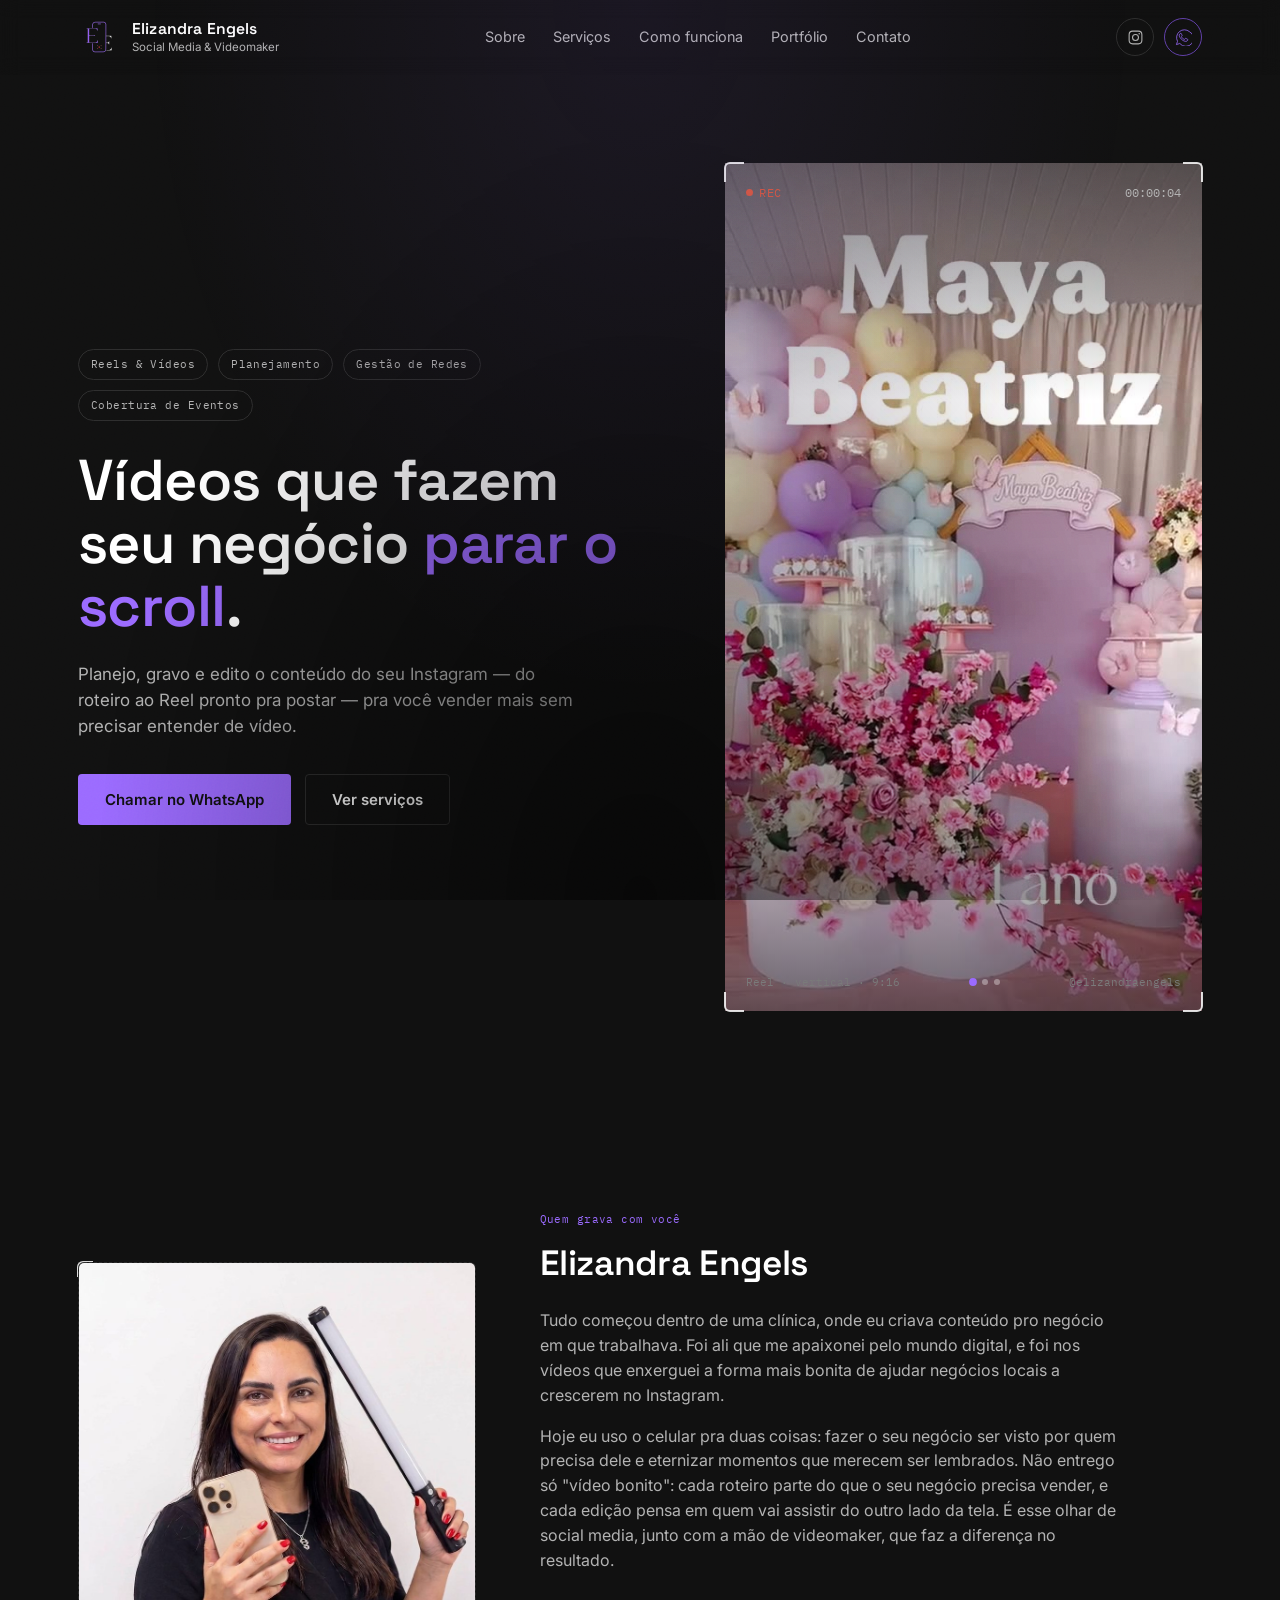
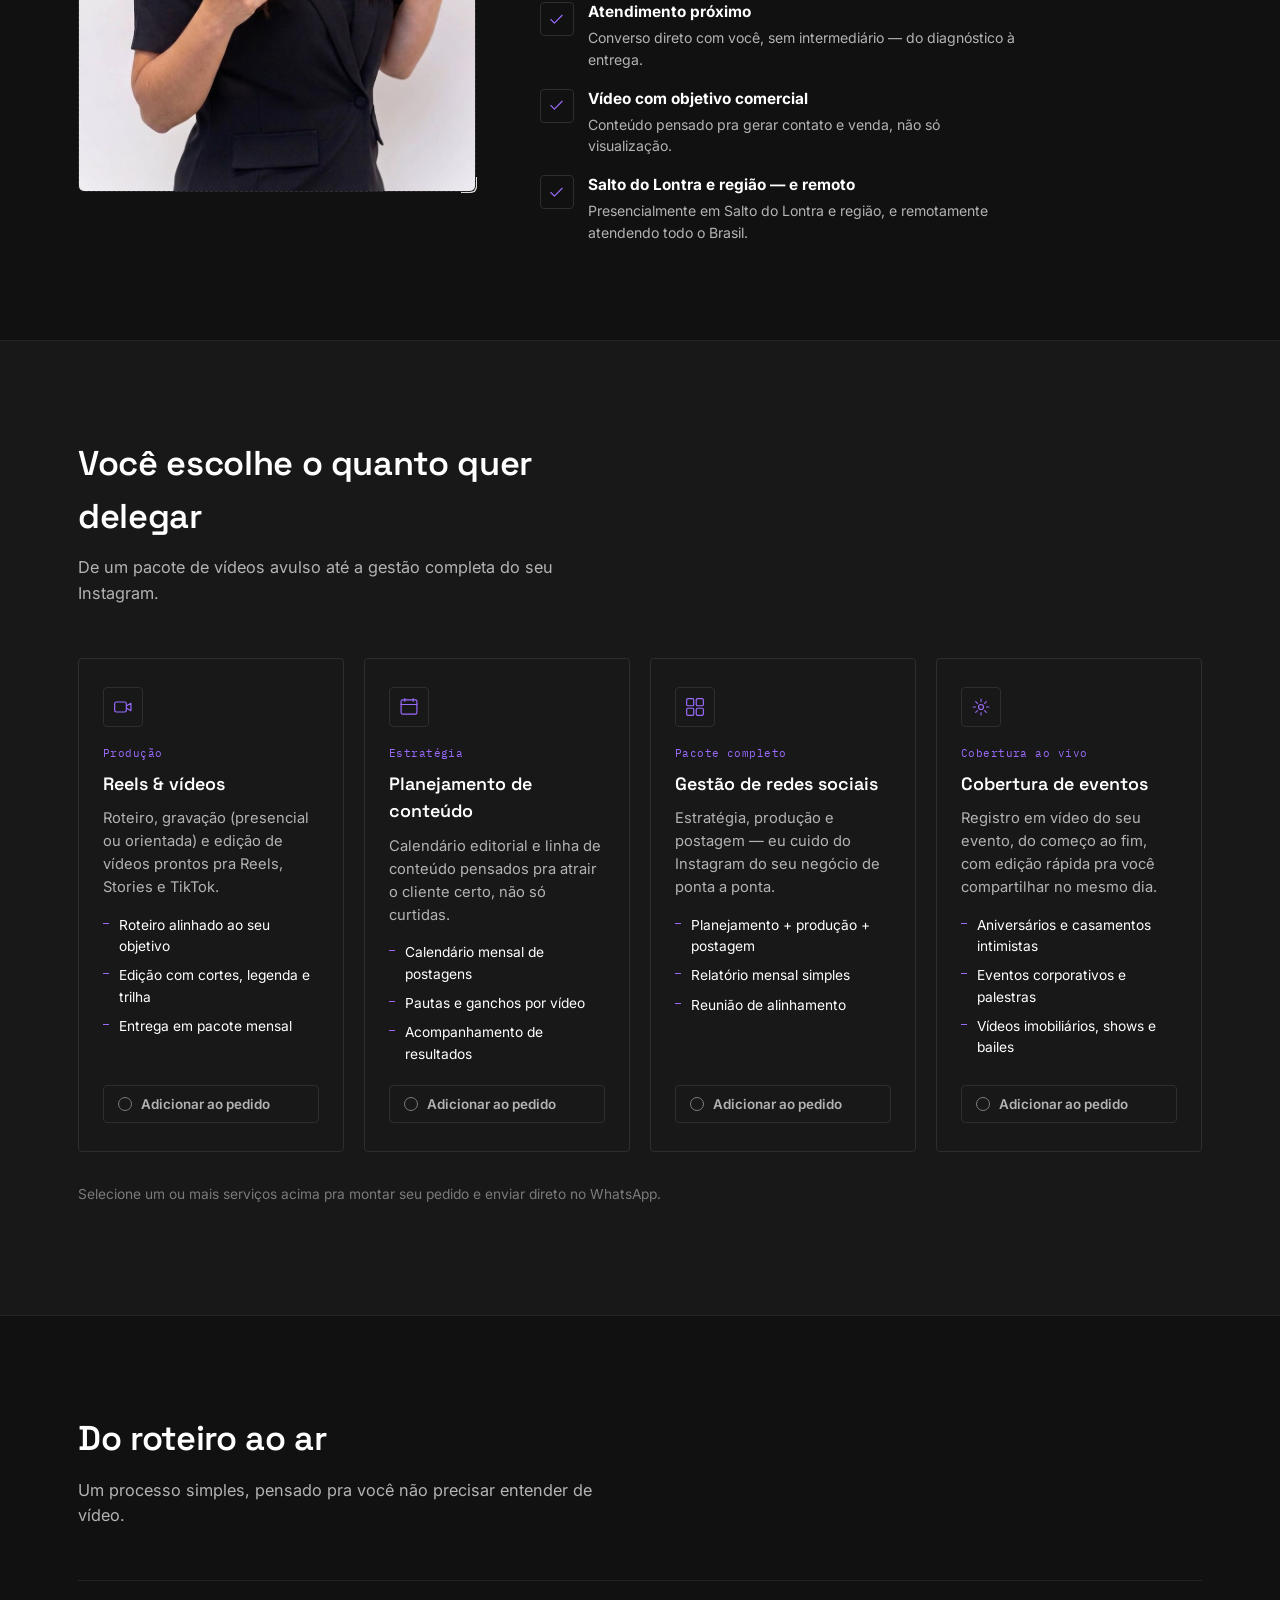
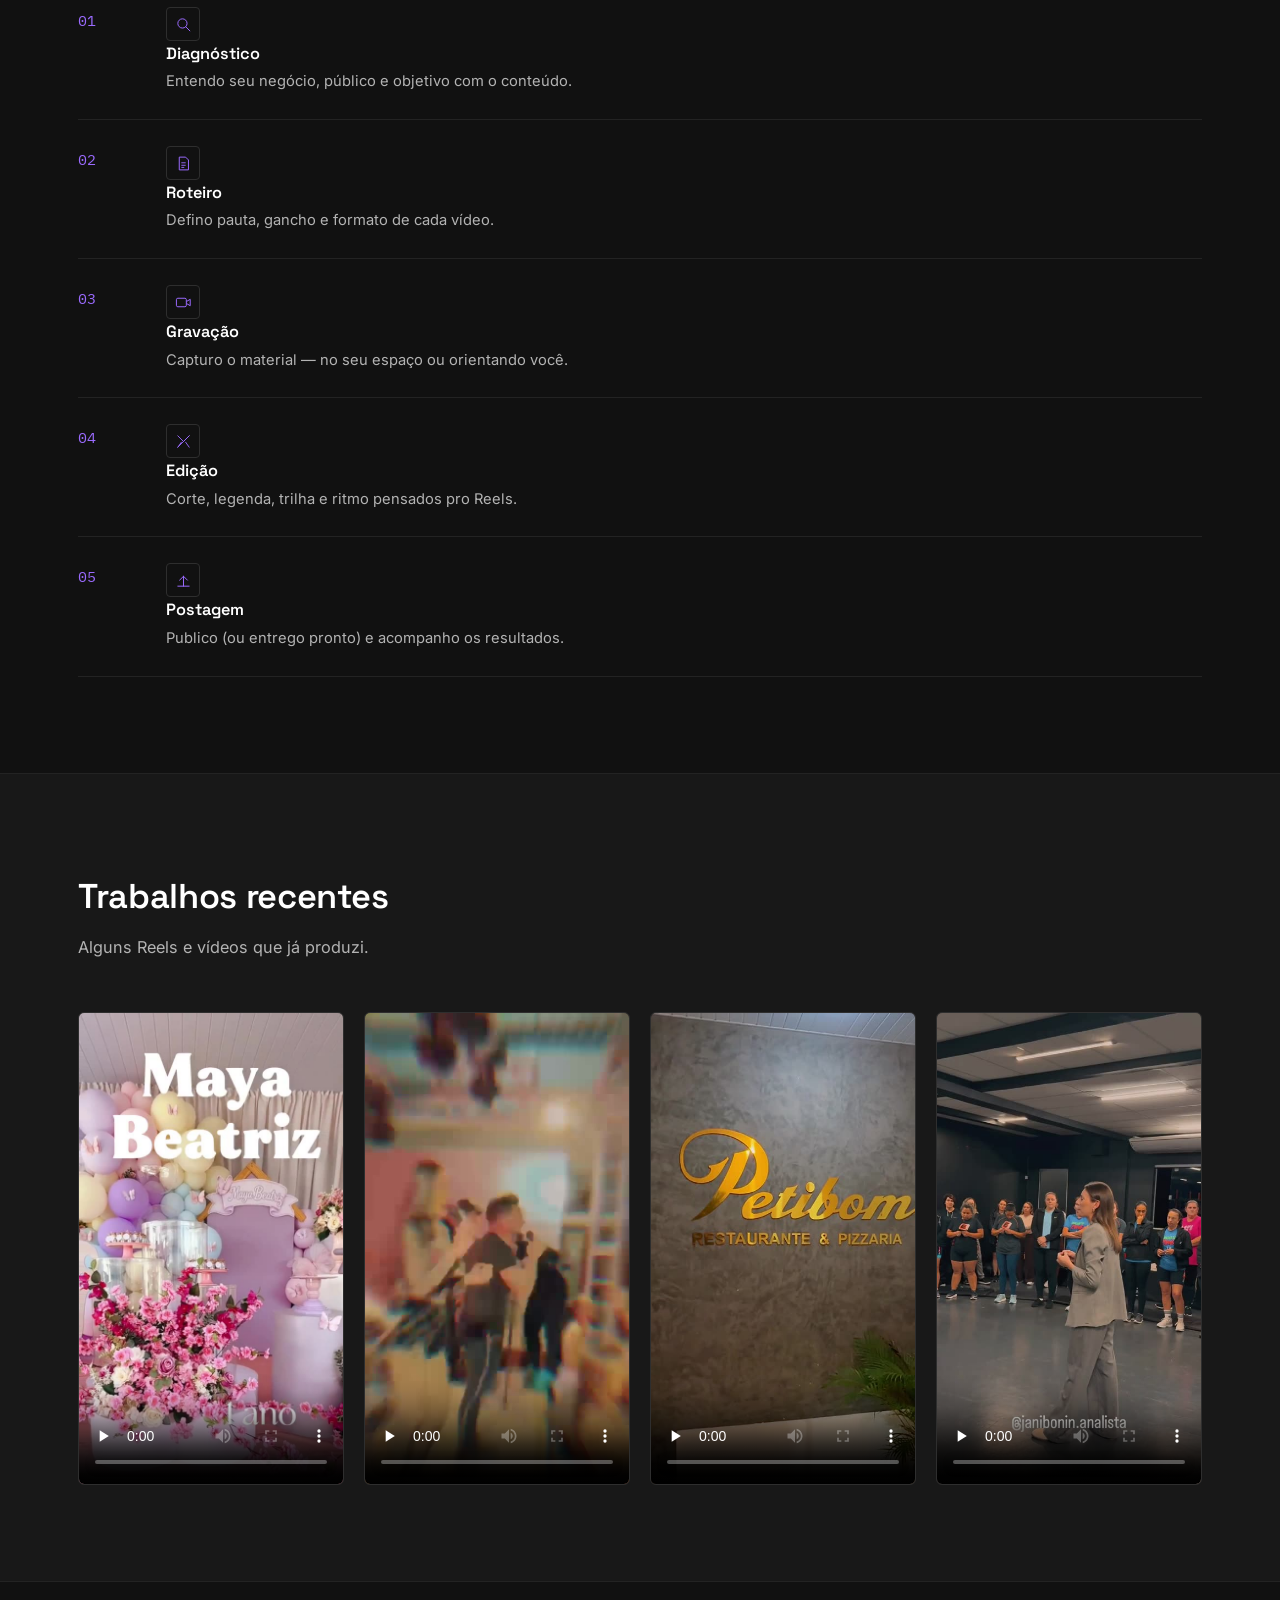
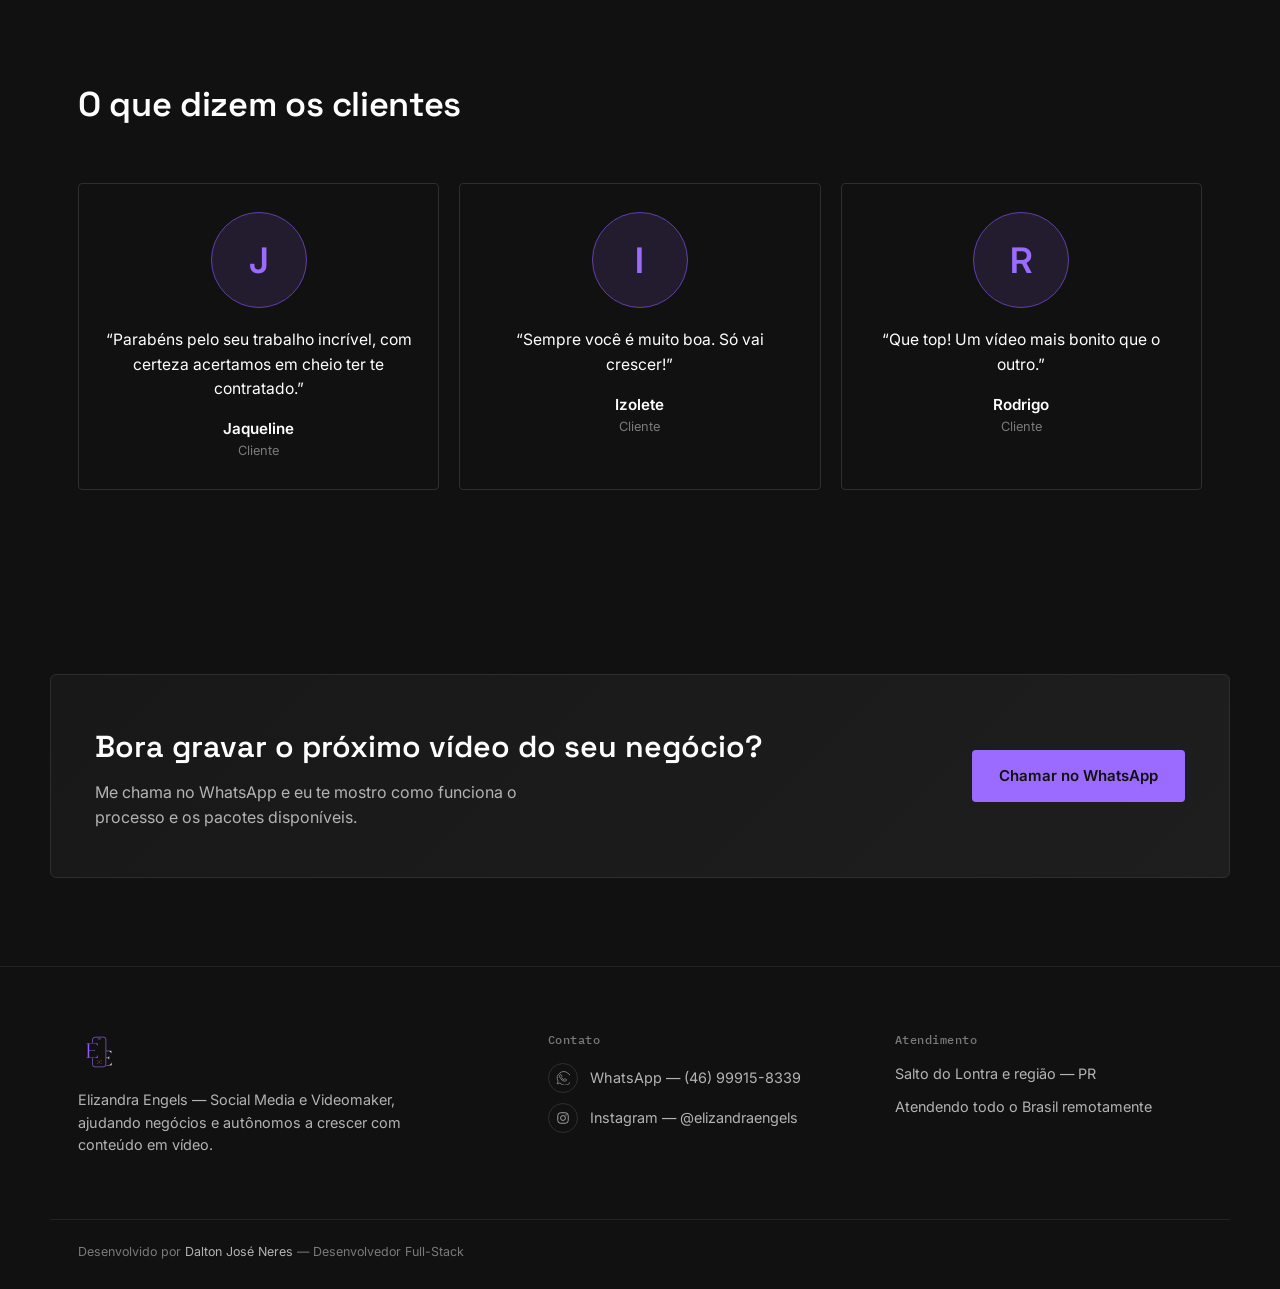
<file: index.html>
<!DOCTYPE html>
<html lang="pt-BR">
<head>
<meta charset="UTF-8">
<meta name="viewport" content="width=device-width, initial-scale=1.0">
<title>Elizandra Engels — Social Media & Videomaker</title>
<meta name="description" content="Conteúdo em vídeo para redes sociais. Roteiro, gravação e edição de Reels que fazem seu negócio vender mais.">
<meta name="theme-color" content="#111111">
<meta property="og:type" content="website">
<meta property="og:locale" content="pt_BR">
<meta property="og:title" content="Elizandra Engels — Social Media & Videomaker">
<meta property="og:description" content="Roteiro, gravação e edição de Reels que fazem seu negócio vender mais.">
<link rel="icon" href="logo%20(5).png" type="image/png">
<link rel="preconnect" href="https://fonts.googleapis.com">
<link rel="preconnect" href="https://fonts.gstatic.com" crossorigin>
<link href="https://fonts.googleapis.com/css2?family=Space+Grotesk:wght@500;600;700&family=Inter:wght@400;500;600&family=IBM+Plex+Mono:wght@500&display=swap" rel="stylesheet">
<!-- Estilos: base do site + vídeos -->
<link rel="stylesheet" href="style.css">
<link rel="stylesheet" href="videos.css">
</head>
<body>

<div class="grain" aria-hidden="true"></div>

<a href="#sobre" class="skip-link">Pular introdução</a>

<header class="site-header" id="siteHeader">
  <div class="wrap header-inner">
    <a href="#topo" class="brand">
      <span class="brand-mark" aria-hidden="true">
        <img src="logo%20(5).png" alt="">
      </span>
      <span class="brand-text">
        <strong>Elizandra Engels</strong>
        <em>Social Media &amp; Videomaker</em>
      </span>
    </a>
 
    <nav class="main-nav" aria-label="Navegação principal">
      <a href="#sobre">Sobre</a>
      <a href="#servicos">Serviços</a>
      <a href="#processo">Como funciona</a>
      <a href="#portfolio">Portfólio</a>
      <a href="#contato">Contato</a>
    </nav>
 
    <div class="header-social">
      <a class="icon-btn" href="https://instagram.com/elizandraengels" target="_blank" rel="noopener" aria-label="Instagram de Elizandra Engels">
        <svg viewBox="0 0 24 24" fill="none" aria-hidden="true"><rect x="3" y="3" width="18" height="18" rx="5" stroke="currentColor" stroke-width="1.5"/><circle cx="12" cy="12" r="4.2" stroke="currentColor" stroke-width="1.5"/><circle cx="17.2" cy="6.8" r="1.1" fill="currentColor"/></svg>
      </a>
      <a class="icon-btn icon-btn-accent" href="https://wa.me/5546999158339" target="_blank" rel="noopener" aria-label="Chamar Elizandra no WhatsApp">
        <svg viewBox="0 0 24 24" fill="none" aria-hidden="true"><path d="M17.3 14.2c-.3-.15-1.7-.85-2-.95-.27-.1-.46-.15-.66.15-.2.3-.75.95-.92 1.14-.17.2-.34.22-.63.08-.3-.15-1.24-.46-2.36-1.47-.87-.78-1.46-1.74-1.63-2.04-.17-.3-.02-.46.13-.6.13-.13.3-.35.44-.52.15-.17.2-.3.3-.5.1-.2.05-.37-.02-.52-.08-.15-.66-1.6-.9-2.2-.24-.58-.48-.5-.66-.5h-.56c-.2 0-.52.07-.79.37-.27.3-1.04 1.02-1.04 2.48s1.07 2.87 1.22 3.07c.15.2 2.1 3.2 5.08 4.49.71.3 1.26.49 1.7.62.71.23 1.36.2 1.87.12.57-.08 1.7-.7 1.94-1.37.24-.68.24-1.26.17-1.38-.07-.13-.26-.2-.55-.35z" stroke="currentColor" stroke-width="1.1" stroke-linejoin="round"/><path d="M20.3 3.7A11 11 0 0 0 3.6 17.4L2 22l4.75-1.56A11 11 0 1 0 20.3 3.7z" stroke="currentColor" stroke-width="1.1"/></svg>
      </a>
    </div>
  </div>
</header>
 
<main id="topo">
 
  <!-- ============ HERO ============ -->
  <section class="hero">
    <div class="wrap hero-grid">
 
      <div class="hero-copy">
        <div class="hero-tags" data-reveal="hero">
          <span class="tag">Reels & Vídeos</span>
          <span class="tag">Planejamento</span>
          <span class="tag">Gestão de Redes</span>
          <span class="tag">Cobertura de Eventos</span>
        </div>
 
        <h1 data-reveal="hero">
          <span class="line">Vídeos que fazem</span>
          <span class="line">seu negócio <em>parar o scroll</em>.</span>
        </h1>
 
        <p class="hero-sub" data-reveal="hero">
          Planejo, gravo e edito o conteúdo do seu Instagram — do roteiro ao Reel pronto pra postar —
          pra você vender mais sem precisar entender de vídeo.
        </p>
 
        <div class="hero-actions" data-reveal="hero">
          <a class="btn btn-primary" href="https://wa.me/5546999158339" target="_blank" rel="noopener">Chamar no WhatsApp</a>
          <a class="btn btn-outline" href="#servicos">Ver serviços</a>
        </div>
      </div>
 
      <div class="hero-frame" data-reveal="hero">
        <div class="viewfinder">
          <video class="viewfinder-video" id="heroVideo" src="reel-festa.mp4" poster="reel-festa-capa.jpg"
                 data-playlist="reel-festa.mp4,hero2.mp4,hero3.mp4"
                 autoplay muted playsinline preload="metadata" aria-hidden="true"></video>

          <span class="corner tl"></span><span class="corner tr"></span>
          <span class="corner bl"></span><span class="corner br"></span>
 
          <div class="viewfinder-top">
            <span class="rec"><i></i>REC</span>
            <span class="tc" id="timecode">00:00:00</span>
          </div>
 
          <div class="viewfinder-bottom">
            <span>Reel · vertical · 9:16</span>
            <span class="hero-dots" id="heroDots" aria-hidden="true"><i class="is-on"></i><i></i><i></i></span>
            <span>@elizandraengels</span>
          </div>
        </div>
      </div>
 
    </div>
  </section>
 
  <!-- ============ SOBRE ============ -->
  <section class="section" id="sobre">
    <div class="wrap about-grid">
 
      <div class="about-photo" data-reveal>
        <span class="corner tl"></span><span class="corner br"></span>
        <div class="about-photo-ph">
          <svg viewBox="0 0 24 24" fill="none" aria-hidden="true"><circle cx="12" cy="8.5" r="3.6" stroke="currentColor" stroke-width="1.3"/><path d="M4.8 20c1.2-3.8 4.1-5.8 7.2-5.8s6 2 7.2 5.8" stroke="currentColor" stroke-width="1.3" stroke-linecap="round"/></svg>
          <span>Foto da Elizandra aqui</span>
          <img src="elizandra.jpg" alt="Elizandra Engels" onerror="this.remove()">
        </div>
      </div>
 
      <div class="about-copy" data-reveal>
        <span class="card-kicker">Quem grava com você</span>
        <h2>Elizandra Engels</h2>
        <p>
          Tudo começou dentro de uma clínica, onde eu criava conteúdo pro negócio em que trabalhava. Foi ali
          que me apaixonei pelo mundo digital, e foi nos vídeos que enxerguei a forma mais bonita de ajudar
          negócios locais a crescerem no Instagram.
        </p>
        <p>
          Hoje eu uso o celular pra duas coisas: fazer o seu negócio ser visto por quem precisa dele e
          eternizar momentos que merecem ser lembrados. Não entrego só "vídeo bonito": cada roteiro parte do
          que o seu negócio precisa vender, e cada edição pensa em quem vai assistir do outro lado da tela.
          É esse olhar de social media, junto com a mão de videomaker, que faz a diferença no resultado.
        </p>
        <ul class="about-pillars">
          <li>
            <span class="step-icon"><svg viewBox="0 0 24 24" fill="none"><path d="M4 12l5 5L20 6" stroke="currentColor" stroke-width="1.6" stroke-linecap="round" stroke-linejoin="round"/></svg></span>
            <div><strong>Atendimento próximo</strong><p>Converso direto com você, sem intermediário — do diagnóstico à entrega.</p></div>
          </li>
          <li>
            <span class="step-icon"><svg viewBox="0 0 24 24" fill="none"><path d="M4 12l5 5L20 6" stroke="currentColor" stroke-width="1.6" stroke-linecap="round" stroke-linejoin="round"/></svg></span>
            <div><strong>Vídeo com objetivo comercial</strong><p>Conteúdo pensado pra gerar contato e venda, não só visualização.</p></div>
          </li>
          <li>
            <span class="step-icon"><svg viewBox="0 0 24 24" fill="none"><path d="M4 12l5 5L20 6" stroke="currentColor" stroke-width="1.6" stroke-linecap="round" stroke-linejoin="round"/></svg></span>
            <div><strong>Salto do Lontra e região — e remoto</strong><p>Presencialmente em Salto do Lontra e região, e remotamente atendendo todo o Brasil.</p></div>
          </li>
        </ul>
      </div>
 
    </div>
  </section>
 
  <!-- ============ SERVIÇOS ============ -->
  <section class="section section-alt" id="servicos">
    <div class="wrap">
      <div class="section-head" data-reveal>
        <h2>Você escolhe o quanto quer delegar</h2>
        <p>De um pacote de vídeos avulso até a gestão completa do seu Instagram.</p>
      </div>
 
      <div class="cards services-grid" data-reveal>
 
        <article class="card card-selectable">
          <span class="card-icon">
            <svg viewBox="0 0 24 24" fill="none"><rect x="2" y="6" width="14" height="12" rx="2" stroke="currentColor" stroke-width="1.4"/><path d="M16.5 10.4L21.5 7.5v9l-5-2.9" stroke="currentColor" stroke-width="1.4" stroke-linejoin="round"/></svg>
          </span>
          <span class="card-kicker">Produção</span>
          <h3>Reels & vídeos</h3>
          <p>Roteiro, gravação (presencial ou orientada) e edição de vídeos prontos pra Reels, Stories e TikTok.</p>
          <ul>
            <li>Roteiro alinhado ao seu objetivo</li>
            <li>Edição com cortes, legenda e trilha</li>
            <li>Entrega em pacote mensal</li>
          </ul>
          <button type="button" class="card-select" data-service="Reels & vídeos" aria-pressed="false">
            <span class="select-dot" aria-hidden="true"></span>Adicionar ao pedido
          </button>
        </article>
 
        <article class="card card-selectable">
          <span class="card-icon">
            <svg viewBox="0 0 24 24" fill="none"><rect x="2.5" y="3.5" width="19" height="17" rx="2" stroke="currentColor" stroke-width="1.4"/><path d="M2.5 9h19M7 2v3M17 2v3" stroke="currentColor" stroke-width="1.4" stroke-linecap="round"/></svg>
          </span>
          <span class="card-kicker">Estratégia</span>
          <h3>Planejamento de conteúdo</h3>
          <p>Calendário editorial e linha de conteúdo pensados pra atrair o cliente certo, não só curtidas.</p>
          <ul>
            <li>Calendário mensal de postagens</li>
            <li>Pautas e ganchos por vídeo</li>
            <li>Acompanhamento de resultados</li>
          </ul>
          <button type="button" class="card-select" data-service="Planejamento de conteúdo" aria-pressed="false">
            <span class="select-dot" aria-hidden="true"></span>Adicionar ao pedido
          </button>
        </article>
 
        <article class="card card-selectable">
          <span class="card-icon">
            <svg viewBox="0 0 24 24" fill="none"><rect x="2" y="2" width="8.5" height="8.5" rx="1.6" stroke="currentColor" stroke-width="1.4"/><rect x="13.5" y="2" width="8.5" height="8.5" rx="1.6" stroke="currentColor" stroke-width="1.4"/><rect x="2" y="13.5" width="8.5" height="8.5" rx="1.6" stroke="currentColor" stroke-width="1.4"/><rect x="13.5" y="13.5" width="8.5" height="8.5" rx="1.6" stroke="currentColor" stroke-width="1.4"/></svg>
          </span>
          <span class="card-kicker">Pacote completo</span>
          <h3>Gestão de redes sociais</h3>
          <p>Estratégia, produção e postagem — eu cuido do Instagram do seu negócio de ponta a ponta.</p>
          <ul>
            <li>Planejamento + produção + postagem</li>
            <li>Relatório mensal simples</li>
            <li>Reunião de alinhamento</li>
          </ul>
          <button type="button" class="card-select" data-service="Gestão de redes sociais" aria-pressed="false">
            <span class="select-dot" aria-hidden="true"></span>Adicionar ao pedido
          </button>
        </article>
 
        <article class="card card-selectable">
          <span class="card-icon">
            <svg viewBox="0 0 24 24" fill="none"><circle cx="12" cy="12" r="3" stroke="currentColor" stroke-width="1.4"/><path d="M12 2.5v3M12 18.5v3M21.5 12h-3M5.5 12h-3M18.4 5.6l-2.1 2.1M7.7 16.3l-2.1 2.1M18.4 18.4l-2.1-2.1M7.7 7.7L5.6 5.6" stroke="currentColor" stroke-width="1.3" stroke-linecap="round"/></svg>
          </span>
          <span class="card-kicker">Cobertura ao vivo</span>
          <h3>Cobertura de eventos</h3>
          <p>Registro em vídeo do seu evento, do começo ao fim, com edição rápida pra você compartilhar no mesmo dia.</p>
          <ul>
            <li>Aniversários e casamentos intimistas</li>
            <li>Eventos corporativos e palestras</li>
            <li>Vídeos imobiliários, shows e bailes</li>
          </ul>
          <button type="button" class="card-select" data-service="Cobertura de eventos" aria-pressed="false">
            <span class="select-dot" aria-hidden="true"></span>Adicionar ao pedido
          </button>
        </article>
 
      </div>
 
      <p class="order-hint">Selecione um ou mais serviços acima pra montar seu pedido e enviar direto no WhatsApp.</p>
    </div>
 
    <div class="order-summary" id="orderSummary" hidden>
      <div class="wrap order-summary-inner">
        <div class="order-summary-text">
          <span class="order-label">Seu pedido</span>
          <p id="orderList"></p>
        </div>
        <a class="btn btn-primary" id="orderWhatsapp" href="https://wa.me/5546999158339" target="_blank" rel="noopener">
          Enviar pedido no WhatsApp
        </a>
      </div>
    </div>
  </section>
 
  <!-- ============ PROCESSO ============ -->
  <section class="section" id="processo">
    <div class="wrap">
      <div class="section-head" data-reveal>
        <h2>Do roteiro ao ar</h2>
        <p>Um processo simples, pensado pra você não precisar entender de vídeo.</p>
      </div>
 
      <ol class="process" data-reveal>
        <li>
          <span class="step-n">01</span>
          <div class="step-body">
            <span class="step-icon"><svg viewBox="0 0 24 24" fill="none"><circle cx="10.5" cy="10.5" r="6.5" stroke="currentColor" stroke-width="1.4"/><path d="M15.3 15.3L21 21" stroke="currentColor" stroke-width="1.4" stroke-linecap="round"/></svg></span>
            <h3>Diagnóstico</h3>
            <p>Entendo seu negócio, público e objetivo com o conteúdo.</p>
          </div>
        </li>
        <li>
          <span class="step-n">02</span>
          <div class="step-body">
            <span class="step-icon"><svg viewBox="0 0 24 24" fill="none"><path d="M6 3h9l4 4v14H6z" stroke="currentColor" stroke-width="1.4" stroke-linejoin="round"/><path d="M9.5 11h5M9.5 14.5h5M9.5 17.5h3" stroke="currentColor" stroke-width="1.3" stroke-linecap="round"/></svg></span>
            <h3>Roteiro</h3>
            <p>Defino pauta, gancho e formato de cada vídeo.</p>
          </div>
        </li>
        <li>
          <span class="step-n">03</span>
          <div class="step-body">
            <span class="step-icon"><svg viewBox="0 0 24 24" fill="none"><rect x="2" y="6" width="14" height="12" rx="2" stroke="currentColor" stroke-width="1.4"/><path d="M16.5 10.4L21.5 7.5v9l-5-2.9" stroke="currentColor" stroke-width="1.4" stroke-linejoin="round"/></svg></span>
            <h3>Gravação</h3>
            <p>Capturo o material — no seu espaço ou orientando você.</p>
          </div>
        </li>
        <li>
          <span class="step-n">04</span>
          <div class="step-body">
            <span class="step-icon"><svg viewBox="0 0 24 24" fill="none"><path d="M4 4l7 7M20 4l-7 7M4 20l16-16M9 13l-5 7M15 13l5 7" stroke="currentColor" stroke-width="1.3" stroke-linecap="round"/></svg></span>
            <h3>Edição</h3>
            <p>Corte, legenda, trilha e ritmo pensados pro Reels.</p>
          </div>
        </li>
        <li>
          <span class="step-n">05</span>
          <div class="step-body">
            <span class="step-icon"><svg viewBox="0 0 24 24" fill="none"><path d="M12 20V6M6.5 11.5L12 6l5.5 5.5" stroke="currentColor" stroke-width="1.4" stroke-linecap="round" stroke-linejoin="round"/><path d="M4 20h16" stroke="currentColor" stroke-width="1.4" stroke-linecap="round"/></svg></span>
            <h3>Postagem</h3>
            <p>Publico (ou entrego pronto) e acompanho os resultados.</p>
          </div>
        </li>
      </ol>
    </div>
  </section>

  <!-- ============ PORTFÓLIO ============ -->
  <section class="section section-alt" id="portfolio">
    <div class="wrap">
      <div class="section-head" data-reveal>
        <h2>Trabalhos recentes</h2>
        <p>Alguns Reels e vídeos que já produzi.</p>
      </div>

      <div class="video-grid" data-reveal>
        <video src="hero1.mp4.mov" poster="reel-festa-capa.jpg" controls playsinline preload="none" aria-label="Reel: festa"></video>
        <video src="video2.mp4" poster="poster2.jpg" controls playsinline preload="none" aria-label="Reel: show ao vivo"></video>
        <video src="video3.mp4" poster="poster3.jpg" controls playsinline preload="none" aria-label="Reel: restaurante Petibom"></video>
        <video src="video4.mp4" poster="poster4.jpg" controls playsinline preload="none" aria-label="Reel: palestra"></video>
      </div>
    </div>
  </section>
 
  <!-- ============ DEPOIMENTOS ============ -->
  <section class="section" id="depoimentos">
    <div class="wrap">
      <div class="section-head" data-reveal>
        <h2>O que dizem os clientes</h2>
      </div>
 
   <div class="cards testimonial-grid" data-reveal>

        <blockquote class="testimonial">
          <div class="testimonial-photo" style="border-style:solid;border-color:#6140A8;background:rgba(155,107,255,.12);color:#9B6BFF;opacity:1">
            <span style="font-size:2.2rem;font-weight:600;line-height:1">J</span>
          </div>
          <p>“Parabéns pelo seu trabalho incrível, com certeza acertamos em cheio ter te contratado.”</p>
          <div class="t-name" style="font-weight:600;font-size:.95rem">Jaqueline</div>
          <div class="t-role" style="font-size:.8rem;color:#7A7A7A">Cliente</div>
        </blockquote>

        <blockquote class="testimonial">
          <div class="testimonial-photo" style="border-style:solid;border-color:#6140A8;background:rgba(155,107,255,.12);color:#9B6BFF;opacity:1">
            <span style="font-size:2.2rem;font-weight:600;line-height:1">I</span>
          </div>
          <p>“Sempre você é muito boa. Só vai crescer!”</p>
          <div class="t-name" style="font-weight:600;font-size:.95rem">Izolete</div>
          <div class="t-role" style="font-size:.8rem;color:#7A7A7A">Cliente</div>
        </blockquote>

        <blockquote class="testimonial">
          <div class="testimonial-photo" style="border-style:solid;border-color:#6140A8;background:rgba(155,107,255,.12);color:#9B6BFF;opacity:1">
            <span style="font-size:2.2rem;font-weight:600;line-height:1">R</span>
          </div>
          <p>“Que top! Um vídeo mais bonito que o outro.”</p>
          <div class="t-name" style="font-weight:600;font-size:.95rem">Rodrigo</div>
          <div class="t-role" style="font-size:.8rem;color:#7A7A7A">Cliente</div>
        </blockquote>

      </div>
    </div>
  </section>
 
  <!-- ============ CTA FINAL ============ -->
  <section class="cta-final" id="contato">
    <div class="wrap cta-final-inner">
      <div>
        <h2>Bora gravar o próximo vídeo do seu negócio?</h2>
        <p>Me chama no WhatsApp e eu te mostro como funciona o processo e os pacotes disponíveis.</p>
      </div>
      <a class="btn btn-primary" href="https://wa.me/5546999158339" target="_blank" rel="noopener">Chamar no WhatsApp</a>
    </div>
  </section>
 
</main>
 
<footer class="site-footer">
  <div class="wrap footer-grid">
    <div>
      <span class="brand-mark" aria-hidden="true">
        <img src="logo%20(5).png" alt="">
      </span>
      <p class="footer-about">Elizandra Engels — Social Media e Videomaker, ajudando negócios e autônomos a crescer com conteúdo em vídeo.</p>
    </div>
 
    <div class="footer-col">
      <h4>Contato</h4>
      <a class="footer-contact-link" href="https://wa.me/5546999158339" target="_blank" rel="noopener">
        <span class="icon-btn icon-btn-sm" aria-hidden="true">
          <svg viewBox="0 0 24 24" fill="none"><path d="M17.3 14.2c-.3-.15-1.7-.85-2-.95-.27-.1-.46-.15-.66.15-.2.3-.75.95-.92 1.14-.17.2-.34.22-.63.08-.3-.15-1.24-.46-2.36-1.47-.87-.78-1.46-1.74-1.63-2.04-.17-.3-.02-.46.13-.6.13-.13.3-.35.44-.52.15-.17.2-.3.3-.5.1-.2.05-.37-.02-.52-.08-.15-.66-1.6-.9-2.2-.24-.58-.48-.5-.66-.5h-.56c-.2 0-.52.07-.79.37-.27.3-1.04 1.02-1.04 2.48s1.07 2.87 1.22 3.07c.15.2 2.1 3.2 5.08 4.49.71.3 1.26.49 1.7.62.71.23 1.36.2 1.87.12.57-.08 1.7-.7 1.94-1.37.24-.68.24-1.26.17-1.38-.07-.13-.26-.2-.55-.35z" stroke="currentColor" stroke-width="1.1" stroke-linejoin="round"/><path d="M20.3 3.7A11 11 0 0 0 3.6 17.4L2 22l4.75-1.56A11 11 0 1 0 20.3 3.7z" stroke="currentColor" stroke-width="1.1"/></svg>
        </span>
        WhatsApp — (46) 99915-8339
      </a>
      <a class="footer-contact-link" href="https://instagram.com/elizandraengels" target="_blank" rel="noopener">
        <span class="icon-btn icon-btn-sm" aria-hidden="true">
          <svg viewBox="0 0 24 24" fill="none"><rect x="3" y="3" width="18" height="18" rx="5" stroke="currentColor" stroke-width="1.5"/><circle cx="12" cy="12" r="4.2" stroke="currentColor" stroke-width="1.5"/><circle cx="17.2" cy="6.8" r="1.1" fill="currentColor"/></svg>
        </span>
        Instagram — @elizandraengels
      </a>
    </div>
 
    <div class="footer-col">
      <h4>Atendimento</h4>
      <p>Salto do Lontra e região — PR</p>
      <p>Atendendo todo o Brasil remotamente</p>
    </div>
  </div>
 
  <div class="wrap footer-bottom">
    <p class="footer-credit">Desenvolvido por <a href="https://linkneres.vercel.app/" target="_blank" rel="noopener">Dalton José Neres</a> — Desenvolvedor Full-Stack</p>
  </div>
</footer>
 
<!-- Scripts: site + sequência de vídeos do hero -->
<script src="script.js"></script>
<script src="videos.js"></script>
 
</body>
</html>
</file>
<file: style.css>
/* =========================================================
   Elizandra Engels — Social Media & Videomaker
   Paleta: #111111 · #FFFFFF · #9B6BFF
   ========================================================= */

:root{
  --bg: #111111;
  --panel: #181818;
  --panel-2: #1E1E1E;
  --border: #2E2E2E;
  --border-soft: #232323;
  --text: #FFFFFF;
  --muted: #B3B3B3;
  --muted-2: #7A7A7A;
  --accent: #9B6BFF;
  --accent-strong: #B792FF;
  --accent-dim: #6140A8;
  --accent-soft: rgba(155,107,255,0.12);
  --rec: #D9573F;

  --font-display: 'Space Grotesk', 'Segoe UI', sans-serif;
  --font-body: 'Inter', 'Segoe UI', sans-serif;
  --font-mono: 'IBM Plex Mono', 'SFMono-Regular', monospace;

  --wrap: 1180px;
  --radius: 4px;
  --ease: cubic-bezier(.22,.8,.28,1);
}

@media (prefers-color-scheme: light){
  :root:not([data-theme="dark"]){ color-scheme: dark; }
}

*, *::before, *::after{ box-sizing: border-box; }

html{ scroll-behavior: smooth; }

@media (prefers-reduced-motion: reduce){
  html{ scroll-behavior: auto; }
  *, *::before, *::after{ animation-duration: 0.001ms !important; animation-iteration-count: 1 !important; transition-duration: 0.001ms !important; }
}

body{
  margin: 0;
  background: var(--bg);
  color: var(--text);
  font-family: var(--font-body);
  font-size: 16px;
  line-height: 1.55;
  -webkit-font-smoothing: antialiased;
}

img, svg{ display: block; max-width: 100%; }

a{ color: inherit; text-decoration: none; }

ul{ margin: 0; padding: 0; list-style: none; }

.skip-link{
  position: fixed;
  top: -60px;
  left: 16px;
  z-index: 300;
  background: var(--accent);
  color: #111111;
  padding: 10px 18px;
  border-radius: var(--radius);
  font-family: var(--font-body);
  font-weight: 600;
  font-size: 0.88rem;
  transition: top .2s var(--ease);
}
.skip-link:focus{ top: 16px; }

.wrap{
  width: 100%;
  max-width: var(--wrap);
  margin: 0 auto;
  padding: 0 28px;
}

/* film-grain / vignette overlay, purely decorative */
.grain{
  position: fixed;
  inset: 0;
  pointer-events: none;
  z-index: 200;
  opacity: 0.05;
  mix-blend-mode: overlay;
  background-image: url("data:image/svg+xml;utf8,<svg xmlns='http://www.w3.org/2000/svg' width='120' height='120'><filter id='n'><feTurbulence type='fractalNoise' baseFrequency='0.9' numOctaves='2' stitchTiles='stitch'/></filter><rect width='100%25' height='100%25' filter='url(%23n)'/></svg>");
  background-size: 180px 180px;
}
body::before{
  content: "";
  position: fixed;
  inset: 0;
  z-index: 199;
  pointer-events: none;
  background: radial-gradient(ellipse at 50% 0%, rgba(155,107,255,0.08), transparent 55%),
              radial-gradient(ellipse at 50% 100%, rgba(0,0,0,0.55), transparent 60%);
}

/* -------------------- header -------------------- */
.site-header{
  position: sticky;
  top: 0;
  z-index: 100;
  background: rgba(17,17,17,0.7);
  backdrop-filter: blur(10px);
  border-bottom: 1px solid transparent;
  transition: border-color .3s var(--ease), background .3s var(--ease);
}
.site-header.is-scrolled{
  border-bottom-color: var(--border-soft);
  background: rgba(17,17,17,0.92);
}
.header-inner{
  display: flex;
  align-items: center;
  justify-content: space-between;
  gap: 24px;
  padding-top: 16px;
  padding-bottom: 16px;
}
.brand{
  display: flex;
  align-items: center;
  gap: 12px;
}
.brand-mark{
  width: 42px; height: 42px;
  padding: 5px;
  display: flex; align-items: center; justify-content: center;
  flex-shrink: 0;
}
.brand-mark img{ width: 100%; height: 100%; object-fit: contain; }
.brand-text{ display: flex; flex-direction: column; line-height: 1.25; }
.brand-text strong{ font-family: var(--font-display); font-size: 0.98rem; font-weight: 600; letter-spacing: .01em; }
.brand-text em{ font-style: normal; font-size: 0.72rem; color: var(--muted); }

.main-nav{ display: flex; gap: 28px; }
.main-nav a{
  font-size: 0.9rem;
  color: var(--muted);
  transition: color .2s var(--ease);
}
.main-nav a:hover{ color: var(--text); }

.header-social{ display: flex; align-items: center; gap: 10px; }

/* round icon buttons — whatsapp / instagram */
.icon-btn{
  display: inline-flex;
  align-items: center;
  justify-content: center;
  width: 38px; height: 38px;
  border-radius: 50%;
  border: 1px solid var(--border);
  color: var(--muted);
  flex-shrink: 0;
  transition: color .2s var(--ease), border-color .2s var(--ease), transform .2s var(--ease);
}
.icon-btn svg{ width: 17px; height: 17px; }
.icon-btn:hover{ color: var(--text); border-color: var(--muted-2); transform: translateY(-1px); }
.icon-btn-accent{ color: var(--accent); border-color: var(--accent-dim); }
.icon-btn-accent:hover{ color: var(--accent-strong); border-color: var(--accent); }
.icon-btn-sm{ width: 30px; height: 30px; }
.icon-btn-sm svg{ width: 14px; height: 14px; }

@media (max-width: 860px){
  .main-nav{ display: none; }
}

/* -------------------- buttons -------------------- */
.btn{
  display: inline-flex;
  align-items: center;
  justify-content: center;
  gap: 8px;
  padding: 13px 26px;
  border-radius: var(--radius);
  font-family: var(--font-body);
  font-weight: 600;
  font-size: 0.94rem;
  border: 1px solid transparent;
  cursor: pointer;
  transition: transform .18s var(--ease), background .2s var(--ease), border-color .2s var(--ease), color .2s var(--ease);
  white-space: nowrap;
}
.btn:active{ transform: translateY(1px); }

.btn-primary{
  background: var(--accent);
  color: #111111;
}
.btn-primary:hover{ background: var(--accent-strong); }

.btn-outline{
  border-color: var(--border);
  color: var(--text);
}
.btn-outline:hover{ border-color: var(--accent-dim); color: var(--accent-strong); }

/* -------------------- hero -------------------- */
.hero{ padding: 88px 0 104px; overflow: hidden; }

.hero-grid{
  display: grid;
  grid-template-columns: 1.1fr 0.9fr;
  gap: 64px;
  align-items: center;
}

.hero-tags{
  display: flex;
  flex-wrap: wrap;
  gap: 10px;
  margin-bottom: 28px;
}
.tag{
  font-family: var(--font-mono);
  font-size: 0.68rem;
  letter-spacing: .04em;
  color: var(--muted);
  border: 1px solid var(--border);
  border-radius: 999px;
  padding: 6px 12px;
}

h1{
  font-family: var(--font-display);
  font-weight: 600;
  font-size: clamp(2.3rem, 4.6vw, 3.6rem);
  line-height: 1.1;
  letter-spacing: -0.01em;
  margin: 0 0 22px;
}
h1 .line{ display: block; }
h1 em{ font-style: normal; color: var(--accent); }

.hero-sub{
  font-size: 1.06rem;
  color: var(--muted);
  max-width: 46ch;
  margin: 0 0 34px;
}

.hero-actions{ display: flex; gap: 14px; flex-wrap: wrap; }

/* viewfinder / video-frame device */
.hero-frame{ position: relative; }
.viewfinder{
 .hero-frame{ position: relative; width: 100%; max-width: 360px; margin-left: auto; }
 aspect-ratio: 9 / 16;
  background:
    radial-gradient(120% 90% at 50% 15%, rgba(155,107,255,0.12), transparent 60%),
    linear-gradient(180deg, var(--panel), var(--panel-2));
  border: 1px solid var(--border);
  border-radius: 6px;
  padding: 20px;
  display: flex;
  flex-direction: column;
  justify-content: space-between;
}
.corner{
  position: absolute;
  width: 20px; height: 20px;
  border-color: var(--accent);
  opacity: .85;
}
.corner.tl{ top: -1px; left: -1px; border-top: 2px solid; border-left: 2px solid; border-top-left-radius: 6px; }
.corner.tr{ top: -1px; right: -1px; border-top: 2px solid; border-right: 2px solid; border-top-right-radius: 6px; }
.corner.bl{ bottom: -1px; left: -1px; border-bottom: 2px solid; border-left: 2px solid; border-bottom-left-radius: 6px; }
.corner.br{ bottom: -1px; right: -1px; border-bottom: 2px solid; border-right: 2px solid; border-bottom-right-radius: 6px; }

.viewfinder-top{
  display: flex;
  align-items: center;
  justify-content: space-between;
  font-family: var(--font-mono);
  font-size: 0.72rem;
  color: var(--muted);
}
.rec{ display: inline-flex; align-items: center; gap: 6px; color: var(--rec); letter-spacing: .05em; }
.rec i{
  width: 7px; height: 7px; border-radius: 50%;
  background: var(--rec);
  animation: pulse 1.6s ease-in-out infinite;
}
.tc{ color: var(--muted); }

.viewfinder-center{
  display: flex;
  align-items: center;
  justify-content: center;
}
.play-icon{ width: 62px; height: 62px; color: var(--accent); opacity: .9; }

.viewfinder-bottom{
  display: flex;
  justify-content: space-between;
  font-family: var(--font-mono);
  font-size: 0.66rem;
  color: var(--muted-2);
}

@keyframes pulse{
  0%, 100%{ opacity: 1; }
  50%{ opacity: .25; }
}

@media (max-width: 900px){
  .hero-grid{ grid-template-columns: 1fr; gap: 48px; }
  .hero-frame{ max-width: 340px; margin: 0 auto; width: 100%; }
}

/* -------------------- sobre -------------------- */
.about-grid{
  display: grid;
  grid-template-columns: 0.75fr 1.25fr;
  gap: 64px;
  align-items: center;
}
.about-photo{ position: relative; }
.about-photo-ph{
  aspect-ratio: 3 / 4;
  border: 1px dashed var(--border);
  border-radius: 6px;
  background: var(--panel);
  display: flex;
  flex-direction: column;
  align-items: center;
  justify-content: center;
  gap: 14px;
  color: var(--muted-2);
}
.about-photo-ph svg{ width: 40px; height: 40px; opacity: .6; }
.about-photo-ph span{ font-family: var(--font-mono); font-size: 0.72rem; }
.about-photo .corner{ width: 16px; height: 16px; }

.about-copy h2{
  font-family: var(--font-display);
  font-size: clamp(1.7rem, 3.2vw, 2.2rem);
  font-weight: 600;
  margin: 8px 0 18px;
  letter-spacing: -0.01em;
}
.about-copy p{ color: var(--muted); font-size: 1rem; max-width: 58ch; margin: 0 0 16px; }

.about-pillars{ display: flex; flex-direction: column; gap: 16px; margin-top: 28px; }
.about-pillars li{ display: flex; gap: 14px; align-items: flex-start; }
.about-pillars .step-icon{ color: var(--accent); border-color: var(--border); margin-top: 2px; }
.about-pillars strong{ display: block; font-size: 0.96rem; margin-bottom: 3px; }
.about-pillars p{ margin: 0; font-size: 0.88rem; color: var(--muted); max-width: 48ch; }

@media (max-width: 860px){
  .about-grid{ grid-template-columns: 1fr; gap: 36px; }
  .about-photo{ max-width: 280px; margin: 0 auto; width: 100%; }
}

/* -------------------- sections -------------------- */
.section{ padding: 96px 0; }
.section-alt{ background: var(--panel); border-top: 1px solid var(--border-soft); border-bottom: 1px solid var(--border-soft); }

.section-head{ max-width: 56ch; margin-bottom: 52px; }
.section-head h2{
  font-family: var(--font-display);
  font-weight: 600;
  font-size: clamp(1.6rem, 3vw, 2.15rem);
  margin: 0 0 12px;
  letter-spacing: -0.01em;
}
.section-head p{ color: var(--muted); margin: 0; font-size: 1.02rem; }
.placeholder-note{ font-family: var(--font-mono); font-size: 0.78rem; color: var(--muted-2); }

/* services grid */
.cards{ display: grid; gap: 20px; }
.services-grid{ grid-template-columns: repeat(4, 1fr); }

.card{
  background: var(--panel);
  border: 1px solid var(--border);
  border-radius: var(--radius);
  padding: 28px 24px;
  transition: border-color .25s var(--ease), transform .25s var(--ease);
}
.card:hover{ border-color: var(--accent-dim); transform: translateY(-3px); }

.card-icon{
  display: inline-flex;
  width: 40px; height: 40px;
  align-items: center; justify-content: center;
  color: var(--accent);
  border: 1px solid var(--border);
  border-radius: var(--radius);
  margin-bottom: 18px;
}
.card-icon svg{ width: 20px; height: 20px; }

.card-kicker{
  display: block;
  font-family: var(--font-mono);
  font-size: 0.68rem;
  letter-spacing: .04em;
  color: var(--accent);
  margin-bottom: 8px;
}
.card h3{ font-family: var(--font-display); font-size: 1.12rem; margin: 0 0 10px; font-weight: 600; }
.card p{ color: var(--muted); font-size: 0.92rem; margin: 0 0 16px; }
.card ul{ display: flex; flex-direction: column; gap: 8px; }
.card li{
  font-size: 0.86rem;
  color: var(--text);
  padding-left: 16px;
  position: relative;
}
.card li::before{
  content: "";
  position: absolute;
  left: 0; top: 8px;
  width: 6px; height: 1px;
  background: var(--accent);
}

@media (max-width: 1080px){ .services-grid{ grid-template-columns: repeat(2, 1fr); } }
@media (max-width: 560px){ .services-grid{ grid-template-columns: 1fr; } }

.card-selectable{ display: flex; flex-direction: column; }
.card-selectable ul{ flex-grow: 1; }

.card-select{
  display: inline-flex;
  align-items: center;
  gap: 9px;
  margin-top: 20px;
  padding: 10px 14px;
  border: 1px solid var(--border);
  border-radius: var(--radius);
  background: transparent;
  color: var(--muted);
  font-family: var(--font-body);
  font-size: 0.84rem;
  font-weight: 600;
  cursor: pointer;
  transition: border-color .2s var(--ease), color .2s var(--ease), background .2s var(--ease);
}
.card-select:hover{ border-color: var(--accent-dim); color: var(--text); }
.select-dot{
  width: 14px; height: 14px;
  border-radius: 50%;
  border: 1.4px solid var(--muted-2);
  flex-shrink: 0;
  position: relative;
  transition: border-color .2s var(--ease), background .2s var(--ease);
}
.card-select[aria-pressed="true"]{
  border-color: var(--accent);
  color: var(--accent-strong);
  background: var(--accent-soft);
}
.card-select[aria-pressed="true"] .select-dot{
  background: var(--accent);
  border-color: var(--accent);
}
.card-select[aria-pressed="true"] .select-dot::after{
  content: "";
  position: absolute;
  left: 3.5px; top: 1px;
  width: 4px; height: 7px;
  border-right: 1.6px solid #111111;
  border-bottom: 1.6px solid #111111;
  transform: rotate(40deg);
}

.order-hint{
  margin-top: 32px;
  font-size: 0.86rem;
  color: var(--muted-2);
}

.order-summary{
  position: sticky;
  bottom: 0;
  z-index: 90;
  background: rgba(24,24,24,0.96);
  backdrop-filter: blur(10px);
  border-top: 1px solid var(--border);
  transform: translateY(100%);
  opacity: 0;
  transition: transform .35s var(--ease), opacity .35s var(--ease);
}
.order-summary.is-active{ transform: translateY(0); opacity: 1; }
.order-summary-inner{
  display: flex;
  align-items: center;
  justify-content: space-between;
  gap: 24px;
  flex-wrap: wrap;
  padding: 18px 28px;
}
.order-label{
  font-family: var(--font-mono);
  font-size: 0.68rem;
  letter-spacing: .04em;
  color: var(--accent);
  display: block;
  margin-bottom: 4px;
}
.order-summary-text p{ margin: 0; font-size: 0.92rem; color: var(--text); max-width: 60ch; }

/* process / timeline */
.process{
  display: flex;
  flex-direction: column;
  gap: 0;
  counter-reset: step;
  margin: 0;
  padding: 0;
  list-style: none;
}
.process li{
  display: grid;
  grid-template-columns: 64px 1fr;
  gap: 24px;
  padding: 26px 0;
  border-top: 1px solid var(--border-soft);
}
.process li:last-child{ border-bottom: 1px solid var(--border-soft); }
.step-n{
  font-family: var(--font-mono);
  color: var(--accent);
  font-size: 0.95rem;
  padding-top: 2px;
}
.step-body{ display: flex; align-items: flex-start; gap: 16px; flex-wrap: wrap; }
.step-icon{
  width: 34px; height: 34px;
  flex-shrink: 0;
  display: flex; align-items: center; justify-content: center;
  color: var(--accent);
  border: 1px solid var(--border);
  border-radius: var(--radius);
}
.step-icon svg{ width: 17px; height: 17px; }
.step-body h3{
  font-family: var(--font-display);
  font-size: 1.02rem;
  font-weight: 600;
  margin: 6px 0 4px;
  flex-basis: 100%;
}
.step-body p{ color: var(--muted); font-size: 0.92rem; margin: 0; max-width: 52ch; }

@media (min-width: 640px){
  .step-body{ display: block; }
  .step-body h3{ margin-top: 0; }
}

/* testimonials */
.testimonial-grid{ grid-template-columns: repeat(3, 1fr); }
.testimonial{
  margin: 0;
  padding: 28px 24px;
  border: 1px solid var(--border);
  border-radius: var(--radius);
  background: var(--bg);
}
.testimonial p{ font-size: 0.98rem; margin: 0 0 16px; color: var(--text); }
.testimonial cite{ font-style: normal; font-size: 0.82rem; color: var(--muted-2); }

@media (max-width: 900px){ .testimonial-grid{ grid-template-columns: 1fr; } }

/* -------------------- CTA final -------------------- */
.cta-final{ padding: 88px 0; }
.cta-final-inner{
  display: flex;
  align-items: center;
  justify-content: space-between;
  gap: 32px;
  flex-wrap: wrap;
  padding: 48px 44px;
  border: 1px solid var(--border);
  border-radius: 6px;
  background: linear-gradient(135deg, var(--panel), var(--panel-2));
}
.cta-final-inner h2{
  font-family: var(--font-display);
  font-size: clamp(1.4rem, 2.6vw, 1.9rem);
  margin: 0 0 10px;
  font-weight: 600;
}
.cta-final-inner p{ color: var(--muted); margin: 0; max-width: 46ch; }

/* -------------------- footer -------------------- */
.site-footer{ border-top: 1px solid var(--border-soft); padding: 64px 0 0; }
.footer-grid{
  display: grid;
  grid-template-columns: 1.4fr 1fr 1fr;
  gap: 40px;
  padding-bottom: 48px;
}
.footer-about{ color: var(--muted); font-size: 0.9rem; max-width: 40ch; margin-top: 16px; }
.footer-col h4{
  font-family: var(--font-mono);
  font-size: 0.72rem;
  letter-spacing: .04em;
  color: var(--muted-2);
  margin: 0 0 14px;
  font-weight: 500;
}
.footer-col a, .footer-col p{
  display: block;
  color: var(--muted);
  font-size: 0.9rem;
  margin: 0 0 10px;
}
.footer-col a:hover{ color: var(--accent); }

.footer-contact-link{
  display: flex !important;
  align-items: center;
  gap: 12px;
}
.footer-contact-link .icon-btn{ pointer-events: none; }
.footer-contact-link:hover .icon-btn{ color: var(--accent); border-color: var(--accent-dim); }

.footer-bottom{
  border-top: 1px solid var(--border-soft);
  padding: 22px 28px 28px;
  display: flex;
  flex-wrap: wrap;
  gap: 8px 24px;
  justify-content: space-between;
}
.footer-bottom p{ margin: 0; font-size: 0.78rem; color: var(--muted-2); }
.footer-credit a{ color: var(--muted); transition: color .2s var(--ease); }
.footer-credit a:hover{ color: var(--accent); }

@media (max-width: 760px){
  .footer-grid{ grid-template-columns: 1fr; gap: 32px; }
  .cta-final-inner{ padding: 36px 26px; }
}

/* -------------------- scroll reveal -------------------- */
[data-reveal]{
  opacity: 0;
  transform: translateY(18px);
  transition: opacity .7s var(--ease), transform .7s var(--ease);
}
[data-reveal].is-visible{
  opacity: 1;
  transform: translateY(0);
}
[data-reveal="hero"]{ transition-delay: calc(var(--i, 0) * 90ms); }
/* Depoimentos: foto centralizada, mesmo tamanho em todos */
.testimonial {
  display: flex;
  flex-direction: column;
  align-items: center;
  text-align: center;
}

.testimonial-photo {
  width: 96px;
  height: 96px;
  flex: 0 0 96px;          /* nunca encolhe nem cresce */
  margin: 0 auto 1.25rem;
  border-radius: 50%;
  overflow: hidden;
  display: flex;
  align-items: center;
  justify-content: center;
  border: 1.5px dashed currentColor;
  background: rgba(127, 127, 127, 0.12);
  opacity: .9;
}

.testimonial-photo svg {
  width: 48px;
  height: 48px;
  opacity: .6;
}

/* Foto real: preenche o círculo sem distorcer */
.testimonial-photo img {
  width: 100%;
  height: 100%;
  object-fit: cover;
  display: block;
}

/* Quando tiver foto real, a borda tracejada some */
.testimonial-photo:has(img) {
  border-style: solid;
  opacity: 1;
}
</file>
<file: videos.css>
/* =========================================================
   Elizandra Engels — estilos dos vídeos
   (hero em sequência + seção Portfólio)
   ========================================================= */

/* ---------- Hero: vídeo preenchendo o quadro vertical ---------- */
.viewfinder{ overflow: hidden; }

.viewfinder-video{
  position: absolute;
  inset: 0;
  width: 100%;
  height: 100%;
  object-fit: cover;
  z-index: 0;
}

/* sombra em cima e embaixo pra o texto continuar legível */
.viewfinder::after{
  content: "";
  position: absolute;
  inset: 0;
  z-index: 0;
  pointer-events: none;
  background: linear-gradient(180deg, rgba(17,17,17,.55), transparent 28%, transparent 70%, rgba(17,17,17,.6));
}

.viewfinder-top, .viewfinder-bottom{ position: relative; z-index: 1; }
.viewfinder .corner{ z-index: 2; }

/* bolinhas que mostram qual dos 3 vídeos está tocando */
.hero-dots{ display: inline-flex; align-items: center; gap: 6px; }
.hero-dots i{
  width: 6px;
  height: 6px;
  border-radius: 50%;
  background: rgba(255,255,255,.35);
  transition: background .3s, transform .3s;
}
.hero-dots i.is-on{ background: var(--accent); transform: scale(1.3); }

/* ---------- Portfólio ---------- */
.video-grid{
  display: grid;
  grid-template-columns: repeat(4, 1fr);
  gap: 20px;
}

.video-grid video{
  width: 100%;
  aspect-ratio: 9 / 16;
  object-fit: cover;
  background: var(--panel);
  border: 1px solid var(--border);
  border-radius: 6px;
}

@media (max-width: 1080px){
  .video-grid{ grid-template-columns: repeat(2, 1fr); }
}
@media (max-width: 560px){
  .video-grid{ grid-template-columns: 1fr; max-width: 360px; margin: 0 auto; }
}

/* ---------- Foto da Elizandra (cobre o espaço quando existir) ---------- */
.about-photo-ph{ position: relative; overflow: hidden; }
.about-photo-ph img{
  position: absolute;
  inset: 0;
  width: 100%;
  height: 100%;
  object-fit: cover;
}
/* ---------- Celular: nome acima da foto ---------- */
@media (max-width: 860px){
  .about-grid{ display: flex; flex-direction: column; gap: 0; }
  .about-copy{ display: contents; }

  .about-copy .card-kicker{ order: 1; }
  .about-copy h2{ order: 2; margin: 8px 0 24px; }
  .about-photo{ order: 3; margin: 0 auto 32px; }
  .about-copy > p,
  .about-copy .about-pillars{ order: 4; }
}
/* ---------- Depoimentos: print da conversa ---------- */
.testimonial-print{
  width: 100%;
  margin: 0 0 18px;
  border-radius: 12px;
  overflow: hidden;
  border: 1px solid var(--border);
}
.testimonial-print img{ width: 100%; height: auto; display: block; }
.testimonial cite{ font-size: 0.95rem; font-weight: 600; color: var(--text); }
.testimonial cite small{ display: block; font-weight: 400; font-size: 0.8rem; color: var(--muted-2); margin-top: 2px; }
</file>
